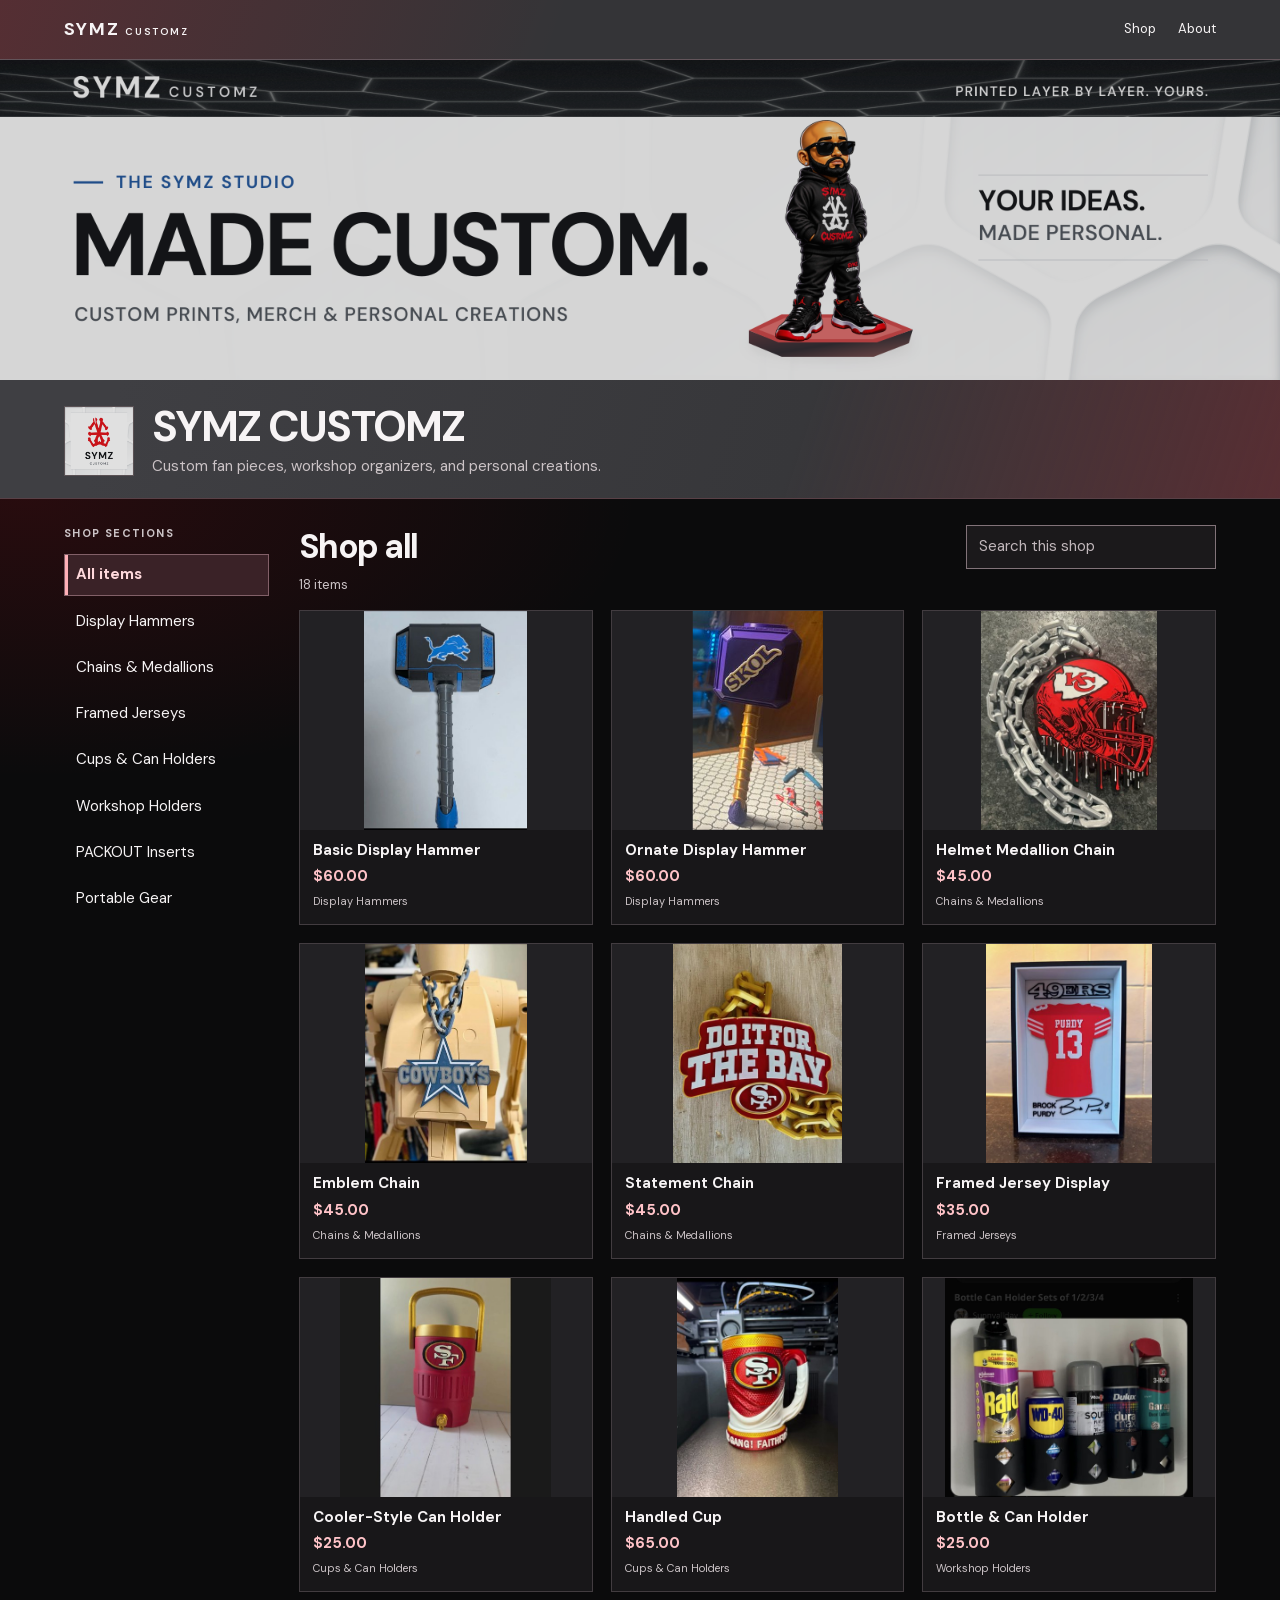
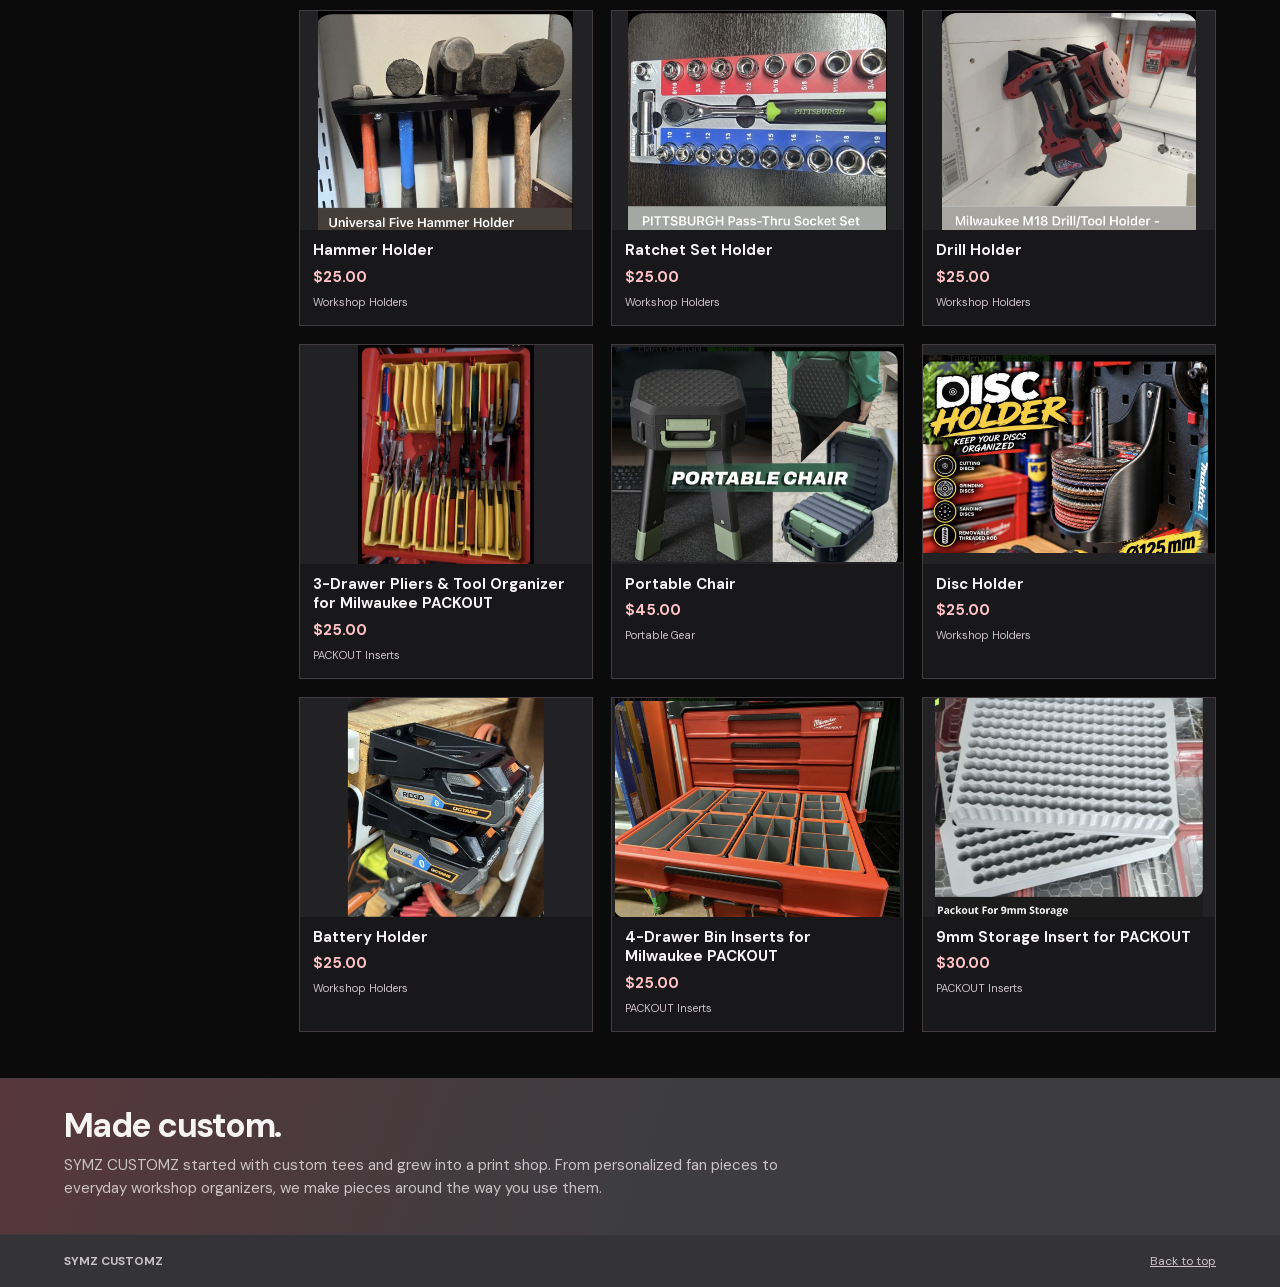
<file: ETSY_preview/index.html>
<!doctype html>
<html lang="en">
<head>
<meta charset="utf-8"><meta name="viewport" content="width=device-width, initial-scale=1"><meta name="robots" content="noindex, nofollow">
<meta name="theme-color" content="#343437">
<meta name="description" content="Browse custom fan pieces, workshop holders and PACKOUT inserts from SYMZ CUSTOMZ.">
<title>SYMZ CUSTOMZ | Made Custom.</title>
<link rel="icon" type="image/png" href="assets/02_Shop_Icon_500x500.png">
<style>
@font-face{font-family:'DM Sans';src:url('assets/fonts/dm-sans-0.woff2') format('woff2');font-weight:400 700;font-style:normal;font-display:swap}
:root{color-scheme:dark;--ink:#f7f4f5;--muted:#cbc3c6;--charcoal:#343437;--gray:#3d3d40;--black:#0b0b0c;--tile:#181719;--well:#222124;--line:#423c40;--control-line:#827379;--tint:#ffb0b7;--price:#ffc3c8;--avatar-red:248 18 32}
*{box-sizing:border-box}html{scrollbar-color:#7c6d73 #272528}body{margin:0;color:var(--ink);background:#303033;background:radial-gradient(ellipse at 0 0,rgb(var(--avatar-red) / .14),transparent 40rem),linear-gradient(160deg,#39393c,#28282a 68%);background-attachment:fixed;font:15px/1.55 'DM Sans',Arial,sans-serif}
button,input{font:inherit;color:inherit}button{cursor:pointer}a{color:inherit}h1,h2,h3,p{margin:0}button:focus-visible,a:focus-visible,input:focus-visible{outline:2px solid var(--tint);outline-offset:3px}
.sr{position:absolute;width:1px;height:1px;overflow:hidden;clip:rect(0,0,0,0);white-space:nowrap}
.shell{max-width:1600px;margin:auto;background:var(--charcoal)}.pad{padding-inline:clamp(18px,5vw,82px)}
.top{display:flex;align-items:center;justify-content:space-between;border-bottom:1px solid #62545a;min-height:60px;gap:16px;background:linear-gradient(110deg,rgb(var(--avatar-red) / .17),transparent 44%),var(--charcoal)}.top a{text-decoration:none}.lock{font-weight:700;letter-spacing:.105em;font-size:18px}.lock span{font-size:10px;letter-spacing:.16em;font-weight:600}.nav{display:flex;gap:22px;align-items:center;font-size:13px}.nav a:hover{color:var(--tint)}
.hero{display:block;width:100%;height:auto;background:var(--gray);filter:brightness(.84) saturate(.96)}
.identity{display:flex;align-items:center;gap:18px;padding-block:24px 20px;background:linear-gradient(108deg,#3f3f43 9%,#37373a 62%,rgb(var(--avatar-red) / .18)),var(--charcoal)}.avatar{width:70px;height:70px;border:1px solid #675d61;flex:none;filter:brightness(.88)}
.identity h1{font-size:clamp(25px,4vw,43px);letter-spacing:-.045em;line-height:1.05}.identity p{margin-top:6px;color:var(--muted)}
.shop{border-top:1px solid #594046;display:grid;grid-template-columns:205px minmax(0,1fr);gap:30px;padding-block:26px 46px;background:var(--black);background:radial-gradient(ellipse 55rem 25rem at 2% 0%,rgb(var(--avatar-red) / .12),transparent 70%),var(--black)}
.filters{display:grid;align-content:start;gap:5px}.filters h2{font-size:11px;text-transform:uppercase;letter-spacing:.125em;color:var(--muted);margin-bottom:7px}
.filters button{text-align:left;padding:8px 11px;background:none;border:1px solid transparent;min-height:40px;white-space:nowrap}
.filters button[aria-pressed=true]{background:#3a2227;color:#ffd9dc;border-color:#826068;box-shadow:inset 3px 0 var(--tint);font-weight:700}.filters button:not([aria-pressed=true]):hover{background:#232023}
.item-title{display:flex;align-items:center;justify-content:space-between;gap:15px;margin-bottom:6px}.item-title h2,.about h2{font-size:clamp(25px,3vw,34px);line-height:1.12;letter-spacing:-.045em}
.item-title input{min-width:0;width:min(100%,250px);border:1px solid var(--control-line);padding:9px 12px;background:#1b191b;color:var(--ink)}.item-title input::placeholder{color:#c1b7bb;opacity:1}.count{color:var(--muted);font-size:13px;margin-bottom:15px}
.grid{display:grid;grid-template-columns:repeat(3,minmax(0,1fr));gap:18px}
.tile{border:1px solid var(--line);background:var(--tile);text-align:left;padding:0;display:flex;flex-direction:column;min-width:0;overflow:hidden}.tile:hover{border-color:#9a666e;background:#241b1e;box-shadow:0 5px 14px #0008}.tile-img{width:100%;aspect-ratio:4/3;display:block;object-fit:contain;object-position:center;background:var(--well)}
.tile-body{padding:11px 13px 14px;width:100%;display:grid;gap:5px;align-items:start}.tile-title{font-size:15px;line-height:1.3;font-weight:680}.tile-price{color:var(--price);font-weight:700}.tile-section{font-size:11px;color:var(--muted)}
.empty{padding:18px 0;color:var(--muted)}
.about{background:linear-gradient(110deg,rgb(var(--avatar-red) / .14),transparent 51%),var(--gray);border-top:1px solid var(--line);display:grid;gap:9px;padding-block:28px 33px}.about p{max-width:65ch;color:var(--muted)}
.footer{display:flex;justify-content:space-between;align-items:center;gap:20px;padding-block:17px;font-size:12px;color:var(--muted);border-top:1px solid var(--line);background:var(--charcoal)}
dialog{border:1px solid var(--line);padding:0;background:#1b181a;color:var(--ink);max-width:720px;width:calc(100% - 32px);max-height:90vh;box-shadow:0 14px 50px #0009}dialog::backdrop{background:#080607cc}
.dialog-head{display:flex;justify-content:space-between;gap:16px;align-items:start;border-bottom:1px solid var(--line);padding:18px 20px}
.dialog-head h2{font-size:clamp(22px,4.5vw,31px);letter-spacing:-.04em;line-height:1.14}.dialog-price{color:var(--price);font-weight:700;margin-top:6px}
.dialog-head button,.photo-nav button{background:#272124;border:1px solid var(--control-line);min-height:39px;padding:4px 13px;white-space:nowrap}
.item-detail{padding:0 20px 21px}.image-view{width:100%;display:block;object-fit:contain;max-height:49vh;background:var(--well)}
.photo-nav{display:flex;align-items:center;justify-content:center;gap:11px;margin-block:10px;color:var(--muted);font-size:13px}.photo-nav[hidden]{display:none}
.item-description{margin-top:14px}.photo-nav button:disabled{opacity:.46;cursor:default}
@media(max-width:945px){.shop{grid-template-columns:165px minmax(0,1fr);gap:20px}.grid{gap:13px}}
@media(max-width:720px){.shop{display:block;padding-top:14px}.filters{display:flex;overflow-x:auto;margin-bottom:17px;padding:3px 2px 5px;gap:6px}.filters h2{display:none}.filters button{border-color:var(--line);font-size:13px}.filters button[aria-pressed=true]{box-shadow:inset 0 -2px var(--tint)}.grid{grid-template-columns:repeat(2,minmax(0,1fr))}.top{min-height:48px}}
@media(max-width:460px){.top .lock span{display:none}.nav{gap:15px}.identity{gap:12px;padding-block:15px}.avatar{width:52px;height:52px}.identity p{font-size:12px}.item-title input{width:49%;font-size:13px}.tile-body{padding:8px 9px 10px}.tile-title,.tile-price{font-size:13px}.tile-section{font-size:10px}.grid{gap:9px}.dialog-head,.item-detail{padding-inline:14px}}
</style>
</head>
<body>
<main class="shell" id="top">
<header class="top pad"><a class="lock" href="#top" aria-label="SYMZ CUSTOMZ home">SYMZ <span>CUSTOMZ</span></a><nav class="nav" aria-label="Shop navigation"><a href="#items">Shop</a><a href="#about">About</a></nav></header>
<img class="hero" alt="SYMZ CUSTOMZ. Made custom. Printed layer by layer. Yours." src="assets/01_Shop_Banner_1600x400.png" width="1600" height="400">
<section class="identity pad"><img class="avatar" alt="" src="assets/02_Shop_Icon_500x500.png" width="70" height="70"><div><h1>SYMZ CUSTOMZ</h1><p>Custom fan pieces, workshop organizers, and personal creations.</p></div></section>
<section class="shop pad" id="items">
<nav class="filters" id="filters" aria-label="Shop sections"><h2>Shop sections</h2></nav>
<div><div class="item-title"><h2>Shop all</h2><label class="sr" for="search">Search this shop</label><input id="search" type="search" placeholder="Search this shop"></div><p class="count" id="count" aria-live="polite"></p><div class="grid" id="grid"></div></div>
</section>
<section id="about" class="about pad"><h2>Made custom.</h2><p>SYMZ CUSTOMZ started with custom tees and grew into a print shop. From personalized fan pieces to everyday workshop organizers, we make pieces around the way you use them.</p></section>
<footer class="footer pad"><strong>SYMZ CUSTOMZ</strong><a href="#top">Back to top</a></footer>
</main>
<dialog id="detail" aria-labelledby="detail-title">
<div class="dialog-head"><div><h2 id="detail-title"></h2><p class="dialog-price" id="detail-price"></p></div><form method="dialog"><button aria-label="Close item details">Close</button></form></div>
<div class="item-detail"><img class="image-view" id="detail-image" alt=""><div class="photo-nav" id="photo-nav"><button type="button" id="prev-photo" aria-label="Previous photo">Previous</button><span id="photo-count" aria-live="polite"></span><button type="button" id="next-photo" aria-label="Next photo">Next</button></div><p class="item-description" id="detail-description"></p></div>
</dialog>
<script>
const catalog=[{"name": "Basic Display Hammer", "id": "P01", "section": "Display Hammers", "price": 60, "description": "A display hammer with a custom look. Choose the colors you want for your finished piece.", "photos": ["IMG_7119.jpg"]}, {"name": "Ornate Display Hammer", "id": "P02", "section": "Display Hammers", "price": 60, "description": "An ornate display hammer with detailed panels. Choose a color combination for your finished piece.", "photos": ["IMG_7128.jpg", "IMG_7130.jpg"]}, {"name": "Helmet Medallion Chain", "id": "P03", "section": "Chains & Medallions", "price": 45, "description": "A helmet-shaped medallion with a chain. Choose a color combination for your piece.", "photos": ["IMG_7002.jpg", "IMG_7057.jpg"]}, {"name": "Emblem Chain", "id": "P04", "section": "Chains & Medallions", "price": 45, "description": "A statement chain with an emblem medallion. Choose a color combination for your piece.", "photos": ["IMG_6995.jpg"]}, {"name": "Statement Chain", "id": "P05", "section": "Chains & Medallions", "price": 45, "description": "A statement medallion and chain. Choose a color combination for your piece.", "photos": ["IMG_7088.jpg", "IMG_7087.jpg", "IMG_7055.jpg"]}, {"name": "Framed Jersey Display", "id": "P07", "section": "Framed Jerseys", "price": 35, "description": "A framed jersey-themed display for a shelf or wall. Choose your colors for a personal touch.", "photos": ["IMG_7090.jpg", "IMG_7092.jpg", "IMG_7093.jpg"]}, {"name": "Cooler-Style Can Holder", "id": "P08", "section": "Cups & Can Holders", "price": 25, "description": "A can holder with a cooler-inspired shape. Choose a color combination for your piece.", "photos": ["IMG_7058.jpg"]}, {"name": "Handled Cup", "id": "P09", "section": "Cups & Can Holders", "price": 65, "description": "A handled cup with a customizable look. Choose the colors for your piece.", "photos": ["IMG_7089.jpg"]}, {"name": "Bottle & Can Holder", "id": "P10", "section": "Workshop Holders", "price": 25, "description": "Keep bottles and cans together with a workshop holder that gives each container its own spot. Holder only. Bottles and cans are not included.", "photos": ["IMG_7150.jpg"]}, {"name": "Hammer Holder", "id": "P11", "section": "Workshop Holders", "price": 25, "description": "Give your hammers a dedicated spot with a workshop holder that keeps the handles within reach. Holder only. Hammers are not included.", "photos": ["IMG_7148.jpg"]}, {"name": "Ratchet Set Holder", "id": "P12", "section": "Workshop Holders", "price": 25, "description": "Keep a ratchet and sockets organized together. Holder only. The ratchet, sockets and tools pictured are not included.", "photos": ["IMG_7146.jpg"]}, {"name": "Drill Holder", "id": "P13", "section": "Workshop Holders", "price": 25, "description": "Give your drill a dedicated place in your workshop. Holder only. The power tools and batteries pictured are not included.", "photos": ["IMG_7145.jpg"]}, {"name": "3-Drawer Pliers & Tool Organizer for Milwaukee PACKOUT", "id": "P14", "section": "PACKOUT Inserts", "price": 25, "description": "Organize pliers and hand tools in a Milwaukee PACKOUT 3-drawer unit. Organizer only. Drawer unit and tools are not included.", "photos": ["IMG_7144.jpg", "IMG_7143.jpg"]}, {"name": "Portable Chair", "id": "P15", "section": "Portable Gear", "price": 45, "description": "A compact portable chair with a carry handle. The photos show it both set up and packed for carrying.", "photos": ["IMG_7142.jpg"]}, {"name": "Disc Holder", "id": "P16", "section": "Workshop Holders", "price": 25, "description": "Keep your workshop discs stacked in one place between jobs. Holder only. Discs and tools are not included.", "photos": ["IMG_7141.jpg"]}, {"name": "Battery Holder", "id": "P17", "section": "Workshop Holders", "price": 25, "description": "Give your power-tool batteries a dedicated spot between jobs. Holder only. Batteries and tools are not included.", "photos": ["IMG_7139.jpg"]}, {"name": "4-Drawer Bin Inserts for Milwaukee PACKOUT", "id": "P18", "section": "PACKOUT Inserts", "price": 25, "description": "Give small parts and hardware their own compartments in a Milwaukee PACKOUT 4-drawer unit. Bin inserts only. Drawer unit and contents are not included.", "photos": ["IMG_7138.jpg", "IMG_7137.jpg"]}, {"name": "9mm Storage Insert for PACKOUT", "id": "P19", "section": "PACKOUT Inserts", "price": 30, "description": "An empty 9mm storage insert for a PACKOUT case. Storage insert only. No case, ammunition, or firearm is included.", "photos": ["IMG_7134.jpg"]}];
const all='All items', categories=[all,...new Set(catalog.map(p=>p.section))];
const $=id=>document.getElementById(id), money=new Intl.NumberFormat('en-US',{style:'currency',currency:'USD'});
const el=(tag,text,cls)=>{const o=document.createElement(tag);if(text)o.textContent=text;if(cls)o.className=cls;return o;};
const photo=(file)=>'assets/thumbnails/'+file;
const gridCovers={
 P02:{file:'IMG_7051.jpg',size:[490,368],crop:[266,51,188,316]},
 P17:{file:'IMG_7139.jpg',size:[544,1050],crop:[138,190,385,430]}
};
function cardImage(p){
 const cover=gridCovers[p.id];
 if(!cover){
  const image=el('img',null,'tile-img');
  image.src=photo(p.photos[0]);image.alt='';image.loading='lazy';
  return image;
 }
 const svg=(tag,attrs)=>{const node=document.createElementNS('http://www.w3.org/2000/svg',tag);
  for(const [key,value] of Object.entries(attrs))node.setAttribute(key,value);
  return node;
 };
 const [x,y,width,height]=cover.crop;
 const clipId='grid-cover-'+p.id;
 const view=svg('svg',{class:'tile-img',viewBox:cover.crop.join(' '),preserveAspectRatio:'xMidYMid meet','aria-hidden':'true',focusable:'false'});
 const defs=svg('defs',{});
 const clip=svg('clipPath',{id:clipId,clipPathUnits:'userSpaceOnUse'});
 clip.append(svg('rect',{x,y,width,height}));defs.append(clip);
 view.append(defs,svg('image',{href:photo(cover.file),x:0,y:0,width:cover.size[0],height:cover.size[1],'clip-path':'url(#'+clipId+')'}));
 return view;
}
let category=all, current=null, photoIndex=0, trigger=null;
function setPhoto(n){
 if(!current)return;
 photoIndex=Math.max(0,Math.min(current.photos.length-1,n));
 const image=$('detail-image');image.src=photo(current.photos[photoIndex]);image.alt=current.name+', photo '+(photoIndex+1);
 $('photo-nav').hidden=current.photos.length<2;
 $('photo-count').textContent=(photoIndex+1)+' of '+current.photos.length;
 $('prev-photo').disabled=photoIndex===0;$('next-photo').disabled=photoIndex===current.photos.length-1;
}
function openItem(p,button){
 current=p;trigger=button;$('detail-title').textContent=p.name;
 $('detail-price').textContent=money.format(p.price);$('detail-description').textContent=p.description;
 setPhoto(0);$('detail').showModal();
}
function render(){
 const query=$('search').value.trim().toLowerCase();
 const list=catalog.filter(p=>(category===all||p.section===category)&&(!query||[p.name,p.section].join(' ').toLowerCase().includes(query)));
 $('count').textContent=list.length+(list.length===1?' item':' items');
 const grid=$('grid');grid.replaceChildren();
 if(!list.length){grid.append(el('p','No items match your search.','empty'));return}
 for(const p of list){
  const button=el('button',null,'tile');button.type='button';button.setAttribute('aria-label',p.name+', '+money.format(p.price));
  const image=cardImage(p);
  const body=el('span',null,'tile-body');body.append(el('strong',p.name,'tile-title'),el('span',money.format(p.price),'tile-price'),el('span',p.section,'tile-section'));
  button.append(image,body);button.addEventListener('click',()=>openItem(p,button));grid.append(button);
 }
}
for(const name of categories){
 const b=el('button',name);b.type='button';b.setAttribute('aria-pressed',String(name===category));b.addEventListener('click',()=>{
 category=name;for(const item of $('filters').querySelectorAll('button'))item.setAttribute('aria-pressed',String(item===b));render();
 });$('filters').append(b);
}
$('search').addEventListener('input',render);
$('prev-photo').addEventListener('click',()=>setPhoto(photoIndex-1));
$('next-photo').addEventListener('click',()=>setPhoto(photoIndex+1));
$('detail').addEventListener('close',()=>{if(trigger)trigger.focus();current=null;});
render();
</script>
</body>
</html>
</file>
